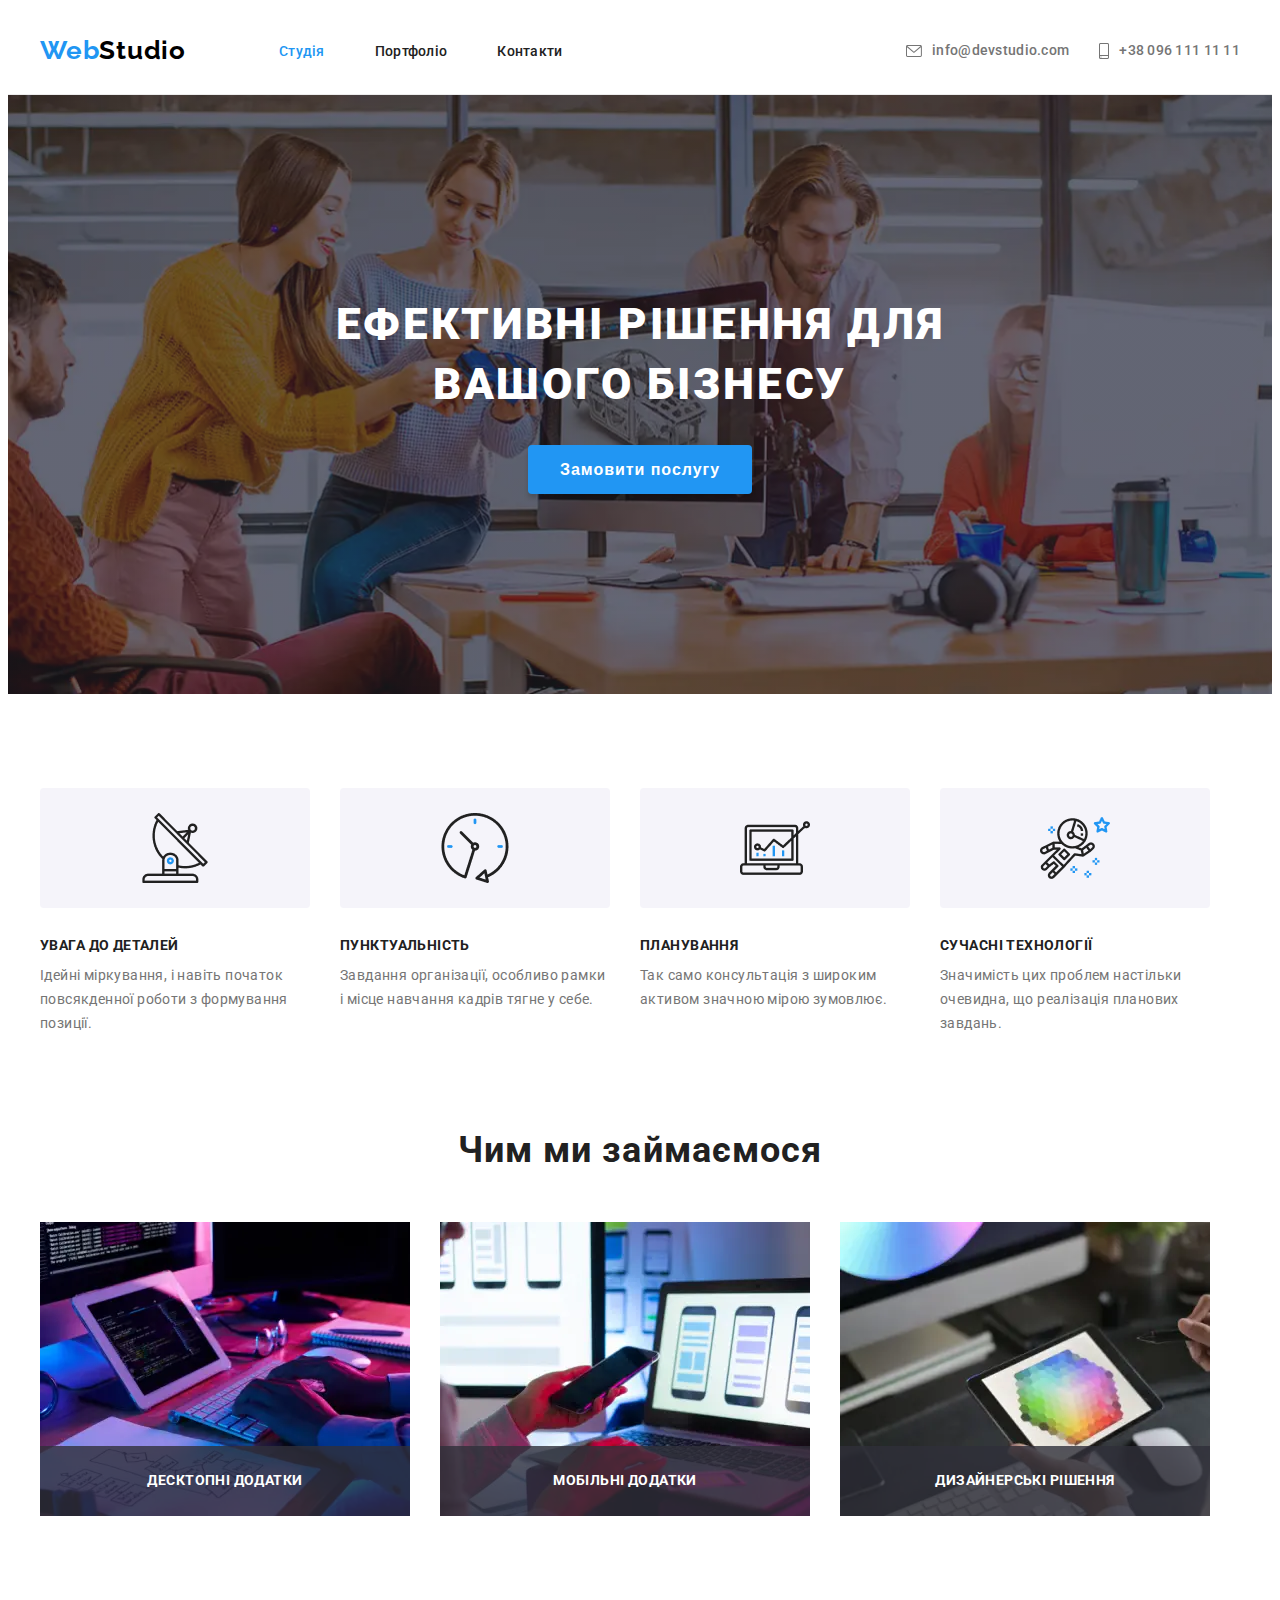
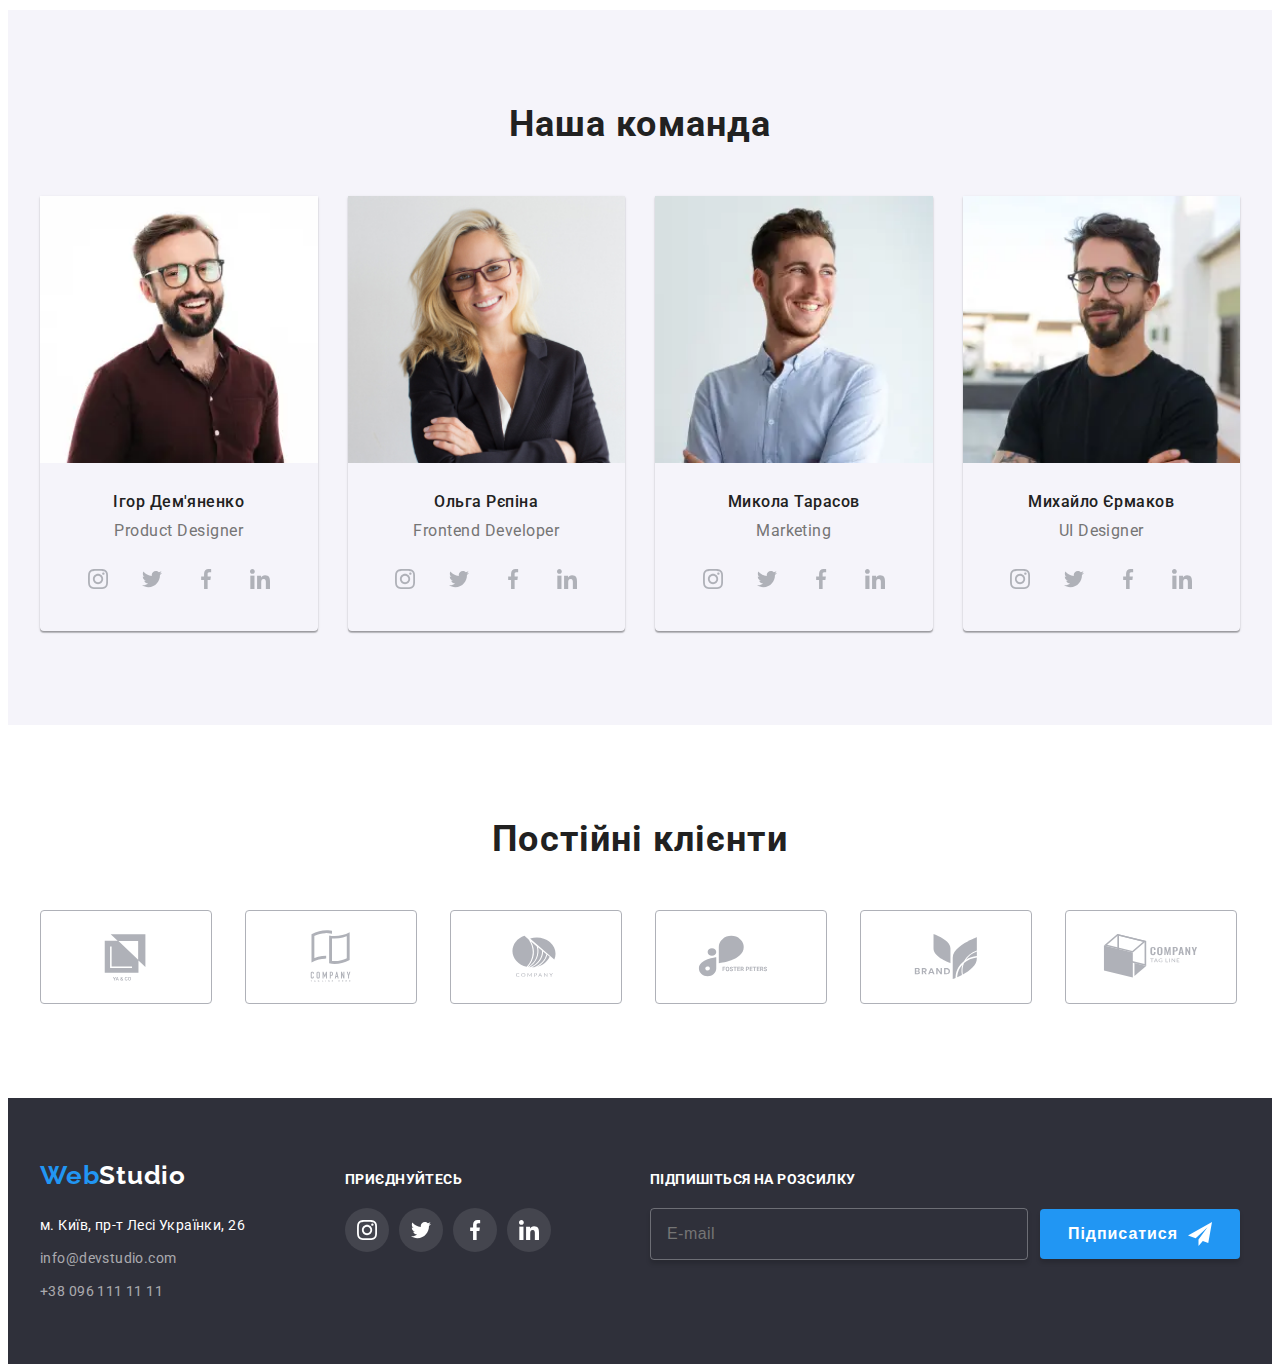
<file: index.html>
<!DOCTYPE html>
<html lang="en">
  <head>
    <meta charset="UTF-8" />
    <meta name="viewport" content="width=device-width, initial-scale=1.0" />
    <title>Document</title>
    <link
      rel="stylesheet"
      href="https://cdnjs.cloudflare.com/ajax/libs/modern-normalize/2.0.0/modern-normalize.min.css"
      integrity="sha512-4xo8blKMVCiXpTaLzQSLSw3KFOVPWhm/TRtuPVc4WG6kUgjH6J03IBuG7JZPkcWMxJ5huwaBpOpnwYElP/m6wg=="
      crossorigin="anonymous"
      referrerpolicy="no-referrer"
    />
    <link rel="preconnect" href="https://fonts.googleapis.com" />
    <link rel="preconnect" href="https://fonts.gstatic.com" crossorigin />
    <link
      href="https://fonts.googleapis.com/css2?family=Raleway:ital,wght@0,100..900;1,100..900&family=Roboto:ital,wght@0,100;0,300;0,400;0,500;0,700;0,900;1,100;1,300;1,400;1,500;1,700;1,900&display=swap"
      rel="stylesheet"
    />

    <link rel="stylesheet" href="./style/main.min.css" />
  </head>

  <body>
    <header class="header">
      <div class="container">
        <a href="./index.html" class="header__logo"
          ><span class="header__color">Web</span>Studio</a
        >
        <button type="button" class="hero__button" modal-header-open>
          <svg class="hero__menu">
            <use href="./img/symbol-defs.svg#menu"></use>
          </svg>
        </button>
        <nav class="nav">
          <ul class="nav__list">
            <li class="nav__item">
              <a href="./index.html" class="nav__link curent">Студія</a>
            </li>
            <li class="nav__item">
              <a href="./pages/portfolio.html" class="nav__link">Портфоліо</a>
            </li>
            <li class="nav__item">
              <a href="#" class="nav__link">Контакти</a>
            </li>
          </ul>
        </nav>
        <ul class="header__list">
          <li class="header__item">
            <a href="mailto:info@devstudio.com" class="header__link"
              ><svg class="header__icon">
                <use href="./img/symbol-defs.svg#icon-mail"></use></svg
              ><span class="header__cell">info@devstudio.com</span></a
            >
          </li>
          <li class="header__item">
            <a href="tel:+380961111111" class="header__link"
              ><svg class="header__icon">
                <use href="./img/symbol-defs.svg#icon-tel"></use>
              </svg>
              <span class="header__cell">+38 096 111 11 11</span></a
            >
          </li>
        </ul>
        <div class="menu is-hidden" header-modal>
          <button type="button" class="menu__btn" modal-header-close>
            <svg class="menu__close">
              <use href="./img/symbol-defs.svg#icon-close"></use>
            </svg>
          </button>
          <ul class="menu__list">
            <li class="menu__item">
              <a href="./index.html" class="menu__link">Студія</a>
            </li>
            <li class="menu__item">
              <a href="./pages/portfolio.html" class="menu__link">Портфоліо</a>
            </li>
            <li class="menu__item">
              <a href="#" class="menu__link">Контакти</a>
            </li>
          </ul>
          <ul class="menu__list-contact">
            <li class="menu__item-contact">
              <a href="tel:+380961111111" class="menu__link-contact"
                >+38 096 111 11 11</a
              >
            </li>
            <li class="menu__item-contact">
              <a href="mailto:info@devstudio.com" class="menu__link-contact"
                >info@devstudio.com</a
              >
            </li>
          </ul>
          <ul class="menu__list-socials">
            <li class="menu__item-social">
              <a href="#" class="menu__link-social">Instagram</a>
            </li>
            <li class="menu__item-social">
              <a href="#" class="menu__link-social">Twitter</a>
            </li>
            <li class="menu__item-social">
              <a href="#" class="menu__link-social">Facebook</a>
            </li>
            <li class="menu__item-social">
              <a href="#" class="menu__link-social">LinkedIn</a>
            </li>
          </ul>
        </div>
      </div>
    </header>
    <main>
      <section class="hero">
        <div class="container">
          <h1 class="hero__title">Ефективні рішення для вашого бізнесу</h1>
          <button type="button" class="hero__btn" data-modal-open>
            Замовити послугу
          </button>
        </div>
      </section>
      <section class="advant">
        <div class="container">
          <ul class="advant__list">
            <li class="advant__item">
              <div class="advant__box"></div>
              <h2 class="advant__title">УВАГА ДО ДЕТАЛЕЙ</h2>
              <p class="advant__text">
                Ідейні міркування, і навіть початок повсякденної роботи з
                формування позиції.
              </p>
            </li>
            <li class="advant__item">
              <div class="advant__box"></div>
              <h2 class="advant__title">ПУНКТУАЛЬНІСТЬ</h2>
              <p class="advant__text">
                Завдання організації, особливо рамки і місце навчання кадрів
                тягне у себе.
              </p>
            </li>
            <li class="advant__item">
              <div class="advant__box"></div>
              <h2 class="advant__title">ПЛАНУВАННЯ</h2>
              <p class="advant__text">
                Так само консультація з широким активом значною мірою зумовлює.
              </p>
            </li>
            <li class="advant__item">
              <div class="advant__box"></div>
              <h2 class="advant__title">СУЧАСНІ ТЕХНОЛОГІЇ</h2>
              <p class="advant__text">
                Значимість цих проблем настільки очевидна, що реалізація
                планових завдань.
              </p>
            </li>
          </ul>
        </div>
      </section>
      <section class="work">
        <div class="container">
          <h2 class="work__title">Чим ми займаємося</h2>
          <ul class="work__list">
            <li class="work__item">
              <picture>
                <source
                  srcset="
                    ./img/desktop/desktopdodat@1x.webp 1x,
                    ./img/desktop/desktopdodat@2x.webp 2x
                  "
                  media="(min-width: 1200px)"
                />
                <img src="./img/comp.jpg" alt="comp" class="work-images" />
              </picture>
              <div class="work__wrap">
                <h3 class="work__deck">Десктопні додатки</h3>
              </div>
            </li>
            <li class="work__item">
              <picture>
                <source
                  srcset="
                    ./img/desktop/mobiledodat@1x.webp 1x,
                    ./img/desktop/mobiledodat@2x.webp 2x
                  "
                  media="(min-width: 1200px)"
                />
                <img src="./img/tel.jpg" alt="tel" class="work__images" />
              </picture>
              <div class="work__wrap">
                <h3 class="work__deck">Мобільні додатки</h3>
              </div>
            </li>
            <li class="work__item">
              <picture>
                <source
                  srcset="
                    ./img/desktop/dizainedodat@1x.webp 1x,
                    ./img/desktop/dizainedodat@2x.webp 2x
                  "
                  media="(min-width: 1200px)"
                />
                <img src="./img/tablet.jpg" alt="tablet" class="work__images" />
              </picture>
              <div class="work__wrap">
                <h3 class="work__deck">Дизайнерські рішення</h3>
              </div>
            </li>
          </ul>
        </div>
      </section>
      <section class="team">
        <div class="container">
          <h2 class="team__title">Наша команда</h2>
          <ul class="team__list">
            <li class="team__item">
              <picture>
                <source
                  srcset="
                    ./img/desktop/igordesktop@1x.webp 1x,
                    ./img/desktop/igordesktop@2x.webp 2x
                  "
                  media="(min-width: 1200px)"
                />
                <source
                  srcset="
                    ./img/tablet/igortablet@1x.webp 1x,
                    ./img/tablet/igortablet@2x.webp 2x
                  "
                  media="(min-width: 768px)"
                />
                <source
                  srcset="
                    ./img/mobile/igormobile@1x.webp 1x,
                    ./img/mobile/igormobile@2x.webp 2x
                  "
                  media="(max-width: 767px)"
                />
                <img src="./img/igor.jpg" alt="igor" class="team__img" />
              </picture>
              <div class="team__wrap">
                <h3 class="team__name">Ігор Дем'яненко</h3>
                <p class="team__taxt">Product Designer</p>
                <ul class="team__items">
                  <li class="team__itm">
                    <a href="" class="team__link">
                      <svg class="team__icon">
                        <use href="./img/symbol-defs.svg#icon-instagram"></use>
                      </svg>
                    </a>
                  </li>
                  <li class="team__itm">
                    <a href="" class="team__link">
                      <svg class="team__icon">
                        <use href="./img/symbol-defs.svg#icon-twitter"></use>
                      </svg>
                    </a>
                  </li>
                  <li class="team__itm">
                    <a href="" class="team__link">
                      <svg class="team__icon">
                        <use href="./img/symbol-defs.svg#icon-facebook"></use>
                      </svg>
                    </a>
                  </li>
                  <li class="team__itm">
                    <a href="" class="team__link">
                      <svg class="team__icon">
                        <use href="./img/symbol-defs.svg#icon-linkedin"></use>
                      </svg>
                    </a>
                  </li>
                </ul>
              </div>
            </li>
            <li class="team__item">
              <picture>
                <source
                  srcset="
                    ./img/desktop/olgadesktop1x.webp 1x,
                    ./img/desktop/olgadesktop1x.webp 2x
                  "
                  media="(min-width: 1200px)"
                />
                <source
                  srcset="
                    ./img/tablet/olgatablet@1x.webp 1x,
                    ./img/tablet/olgatablet@2x.webp 2x
                  "
                  media="(min-width: 768px)"
                />
                <source
                  srcset="
                    ./img/mobile/olgamobile@1x.webp 1x,
                    ./img/mobile/olgamobile@2x.webp 2x
                  "
                  media="(max-width: 767px)"
                />
                <source />
                <img src="./img/olha.jpg" alt="olha" class="team__img" />
              </picture>
              <div class="team__wrap">
                <h3 class="team__name">Ольга Рєпіна</h3>
                <p class="team__taxt">Frontend Developer</p>
                <ul class="team__items">
                  <li class="team__itm">
                    <a href="" class="team__link">
                      <svg class="team__icon">
                        <use href="./img/symbol-defs.svg#icon-instagram"></use>
                      </svg>
                    </a>
                  </li>
                  <li class="team__itm">
                    <a href="" class="team__link">
                      <svg class="team__icon">
                        <use href="./img/symbol-defs.svg#icon-twitter"></use>
                      </svg>
                    </a>
                  </li>
                  <li class="team__itm">
                    <a href="" class="team__link">
                      <svg class="team__icon">
                        <use href="./img/symbol-defs.svg#icon-facebook"></use>
                      </svg>
                    </a>
                  </li>
                  <li class="team__itm">
                    <a href="" class="team__link">
                      <svg class="team__icon">
                        <use href="./img/symbol-defs.svg#icon-linkedin"></use>
                      </svg>
                    </a>
                  </li>
                </ul>
              </div>
            </li>
            <li class="team__item">
              <picture>
                <source
                  srcset="
                    ./img/desktop/mikoladesktop@1x.webp 1x,
                    ./img/desktop/mikoladesktop@2x.webp 2x
                  "
                  media="(min-width: 1200px)"
                />
                <source
                  srcset="
                    ./img/tablet/mikolatablet@1x.webp 1x,
                    ./img/tablet/mikolatablet@2x.webp 2x
                  "
                  media="(min-width: 768px)"
                />
                <source
                  srcset="
                    ./img/mobile/mikolamobile@1x.webp 1x,
                    ./img/mobile/mikolamobile@2x.webp 2x
                  "
                  media="(max-width: 767px)"
                />
                <img src="./img/mukola.jpg" alt="mukola" class="team__img" />
              </picture>
              <div class="team__wrap">
                <h3 class="team__name">Микола Тарасов</h3>
                <p class="team__taxt">Marketing</p>
                <ul class="team__items">
                  <li class="team__itm">
                    <a href="" class="team__link">
                      <svg class="team__icon">
                        <use href="./img/symbol-defs.svg#icon-instagram"></use>
                      </svg>
                    </a>
                  </li>
                  <li class="team__itm">
                    <a href="" class="team__link">
                      <svg class="team__icon">
                        <use href="./img/symbol-defs.svg#icon-twitter"></use>
                      </svg>
                    </a>
                  </li>
                  <li class="team__itm">
                    <a href="" class="team__link">
                      <svg class="team__icon">
                        <use href="./img/symbol-defs.svg#icon-facebook"></use>
                      </svg>
                    </a>
                  </li>
                  <li class="team__itm">
                    <a href="" class="team__link">
                      <svg class="team__icon">
                        <use href="./img/symbol-defs.svg#icon-linkedin"></use>
                      </svg>
                    </a>
                  </li>
                </ul>
              </div>
            </li>
            <li class="team__item">
              <picture>
                <source
                  srcset="
                    ./img/desktop/mihailodesktop@1x.webp 1x,
                    ./img/desktop/mihailodesktop@2x.webp 2x
                  "
                  media="(min-width: 1200px)"
                />
                <source
                  srcset="
                    ./img/tablet/mihailotablet@1x.webp 1x,
                    ./img/tablet/mihailotablet@2x.webp 2x
                  "
                  media="(min-width: 768px)"
                />
                <source
                  src="./img/mobile/mihailomobile@1x.webp 1x, ./img/mobile/mihailomobile@2x.webp 2x"
                  media="(max=width: 767px)"
                />
                <img src="./img/michael.jpg" alt="michael" class="team__img" />
              </picture>
              <div class="team__wrap">
                <h3 class="team__name">Михайло Єрмаков</h3>
                <p class="team__taxt">UI Designer</p>
                <ul class="team__items">
                  <li class="team__itm">
                    <a href="" class="team__link">
                      <svg class="team__icon">
                        <use href="./img/symbol-defs.svg#icon-instagram"></use>
                      </svg>
                    </a>
                  </li>
                  <li class="team__itm">
                    <a href="" class="team__link">
                      <svg class="team__icon">
                        <use href="./img/symbol-defs.svg#icon-twitter"></use>
                      </svg>
                    </a>
                  </li>
                  <li class="team__itm">
                    <a href="" class="team__link">
                      <svg class="team__icon">
                        <use href="./img/symbol-defs.svg#icon-facebook"></use>
                      </svg>
                    </a>
                  </li>
                  <li class="team__itm">
                    <a href="" class="team__link">
                      <svg class="team__icon">
                        <use href="./img/symbol-defs.svg#icon-linkedin"></use>
                      </svg>
                    </a>
                  </li>
                </ul>
              </div>
            </li>
          </ul>
        </div>
      </section>
      <section class="client">
        <div class="container">
          <h2 class="client__title">Постійні клієнти</h2>
          <ul class="client__list">
            <li class="client__item">
              <a href="" class="client__link">
                <svg class="client__icon">
                  <use href="./img/symbol-defs.svg#icon-yago"></use>
                </svg>
              </a>
            </li>
            <li class="client__item">
              <a href="" class="client__link">
                <svg class="client__icon">
                  <use href="./img/symbol-defs.svg#icon-company"></use>
                </svg>
              </a>
            </li>
            <li class="client__item">
              <a href="" class="client__link">
                <svg class="client__icon">
                  <use href="./img/symbol-defs.svg#icon-company1"></use>
                </svg>
              </a>
            </li>
            <li class="client__item">
              <a href="" class="client__link">
                <svg class="client__icon">
                  <use href="./img/symbol-defs.svg#icon-foster"></use>
                </svg>
              </a>
            </li>
            <li class="client__item">
              <a href="" class="client__link">
                <svg class="client__icon">
                  <use href="./img/symbol-defs.svg#icon-brand"></use>
                </svg>
              </a>
            </li>
            <li class="client__item">
              <a href="" class="client__link">
                <svg class="client__icon">
                  <use href="./img/symbol-defs.svg#icon-tag-line"></use>
                </svg>
              </a>
            </li>
          </ul>
        </div>
      </section>
    </main>
    <footer class="footer">
      <div class="container">
        <div class="footer__wrapper">
          <a href="./index.html" class="footer__logo"
            ><span class="footer__color">Web</span>Studio</a
          >
          <address class="footer__address">
            <a
              href="https://www.google.com/maps?sca_esv=b5919fffce7396f9&sca_upv=1&rlz=1C1CHZN_ruUA982UA982&output=search&q=%D0%BC.+%D0%9A%D0%B8%D1%97%D0%B2,+%D0%BF%D1%80-%D1%82+%D0%9B%D0%B5%D1%81%D1%96+%D0%A3%D0%BA%D1%80%D0%B0%D1%97%D0%BD%D0%BA%D0%B8,+26&source=lnms&fbs=[base64]&entry=mc&ved=1t:200715&ictx=111"
              target="_blank"
              class="footer__position"
              >м. Київ, пр-т Лесі Українки, 26</a
            >
            <ul class="footer__list">
              <li class="footer__item">
                <a href="mailto:info@devstudio.com" class="footer__link"
                  >info@devstudio.com</a
                >
              </li>
              <li class="footer__item">
                <a href="tel:+380961111111" class="footer__link"
                  >+38 096 111 11 11</a
                >
              </li>
            </ul>
          </address>
        </div>
        <div class="footer__box">
          <h2 class="footer__title">приєднуйтесь</h2>
          <ul class="footer__items">
            <li class="footer__itm">
              <a href="" class="footer__social">
                <svg class="footer__icon">
                  <use href="./img/symbol-defs.svg#icon-instagram"></use>
                </svg>
              </a>
            </li>
            <li class="footer__itm">
              <a href="" class="footer__social">
                <svg class="footer__icon">
                  <use href="./img/symbol-defs.svg#icon-twitter"></use>
                </svg>
              </a>
            </li>
            <li class="footer__itm">
              <a href="" class="footer__social">
                <svg class="footer__icon">
                  <use href="./img/symbol-defs.svg#icon-facebook"></use>
                </svg>
              </a>
            </li>
            <li class="footer__itm">
              <a href="" class="footer__social">
                <svg class="footer__icon">
                  <use href="./img/symbol-defs.svg#icon-linkedin"></use>
                </svg>
              </a>
            </li>
          </ul>
        </div>
        <div class="footer__block">
          <b class="footer__subscribe">Підпишіться на розсилку</b>
          <form class="footer__form">
            <input type="email" placeholder="E-mail" class="footer__input" />
            <button type="submit" class="footer__btn">
              Підписатися
              <svg class="footer__plane">
                <use href="./img/symbol-defs.svg#icon-plane"></use>
              </svg>
            </button>
          </form>
        </div>
      </div>
    </footer>
    <div class="backdrop is-hidden" data-modal>
      <div class="modal">
        <h2 class="modal__title">Залиште свої дані, ми вам передзвонимо</h2>
        <form class="modal__form">
          <div class="modal__box">
            <label class="modal__label" for="name"
              >Ім'я
              <input type="text" class="modal__input" id="name" required />
              <svg class="modal__icon">
                <use href="./img/symbol-defs.svg#icon-person"></use>
              </svg>
            </label>
          </div>
          <div class="modal__box">
            <label class="modal__label" for="tel"
              >Телефон
              <input
                type="tel"
                class="modal__input"
                id="tel"
                required
                pattern="^(\+?38)?0\d{9}$"
                placeholder="+380501234567"
              />

              <svg class="modal__icon">
                <use href="./img/symbol-defs.svg#icon-phone"></use>
              </svg>
            </label>
          </div>
          <div class="modal__box">
            <label class="modal__label" for="post"
              >Пошта
              <input type="email" class="modal__input" id="post" required />

              <svg class="modal__icon">
                <use href="./img/symbol-defs.svg#icon-email"></use>
              </svg>
            </label>
          </div>
          <label class="modal__label" for="coment"
            >Коментар
            <textarea
              name="feedback"
              placeholder="Введіть текст"
              class="modal__coment"
              id="coment"
              required
            ></textarea>
          </label>
          <div class="modal__wrap">
            <label class="modal__checked" for="check">
              <input type="checkbox" class="modal__check" id="check" required
            /></label>
            <span class="modal__span"
              >Погоджуюся з розсилкою та приймаю<a href="/" class="modal__link">
                Умови договору</a
              ></span
            >
          </div>
          <button type="submit" class="modal__btn">Відправити</button>
          <button type="button" class="btn__close" data-modal-close>
            <svg class="form__close">
              <use href="./img/symbol-defs.svg#icon-close"></use>
            </svg>
          </button>
        </form>
      </div>
    </div>
    <script src="./js/modal.js"></script>
    <script src="./js/modal-header.js"></script>
  </body>
</html>
</file>
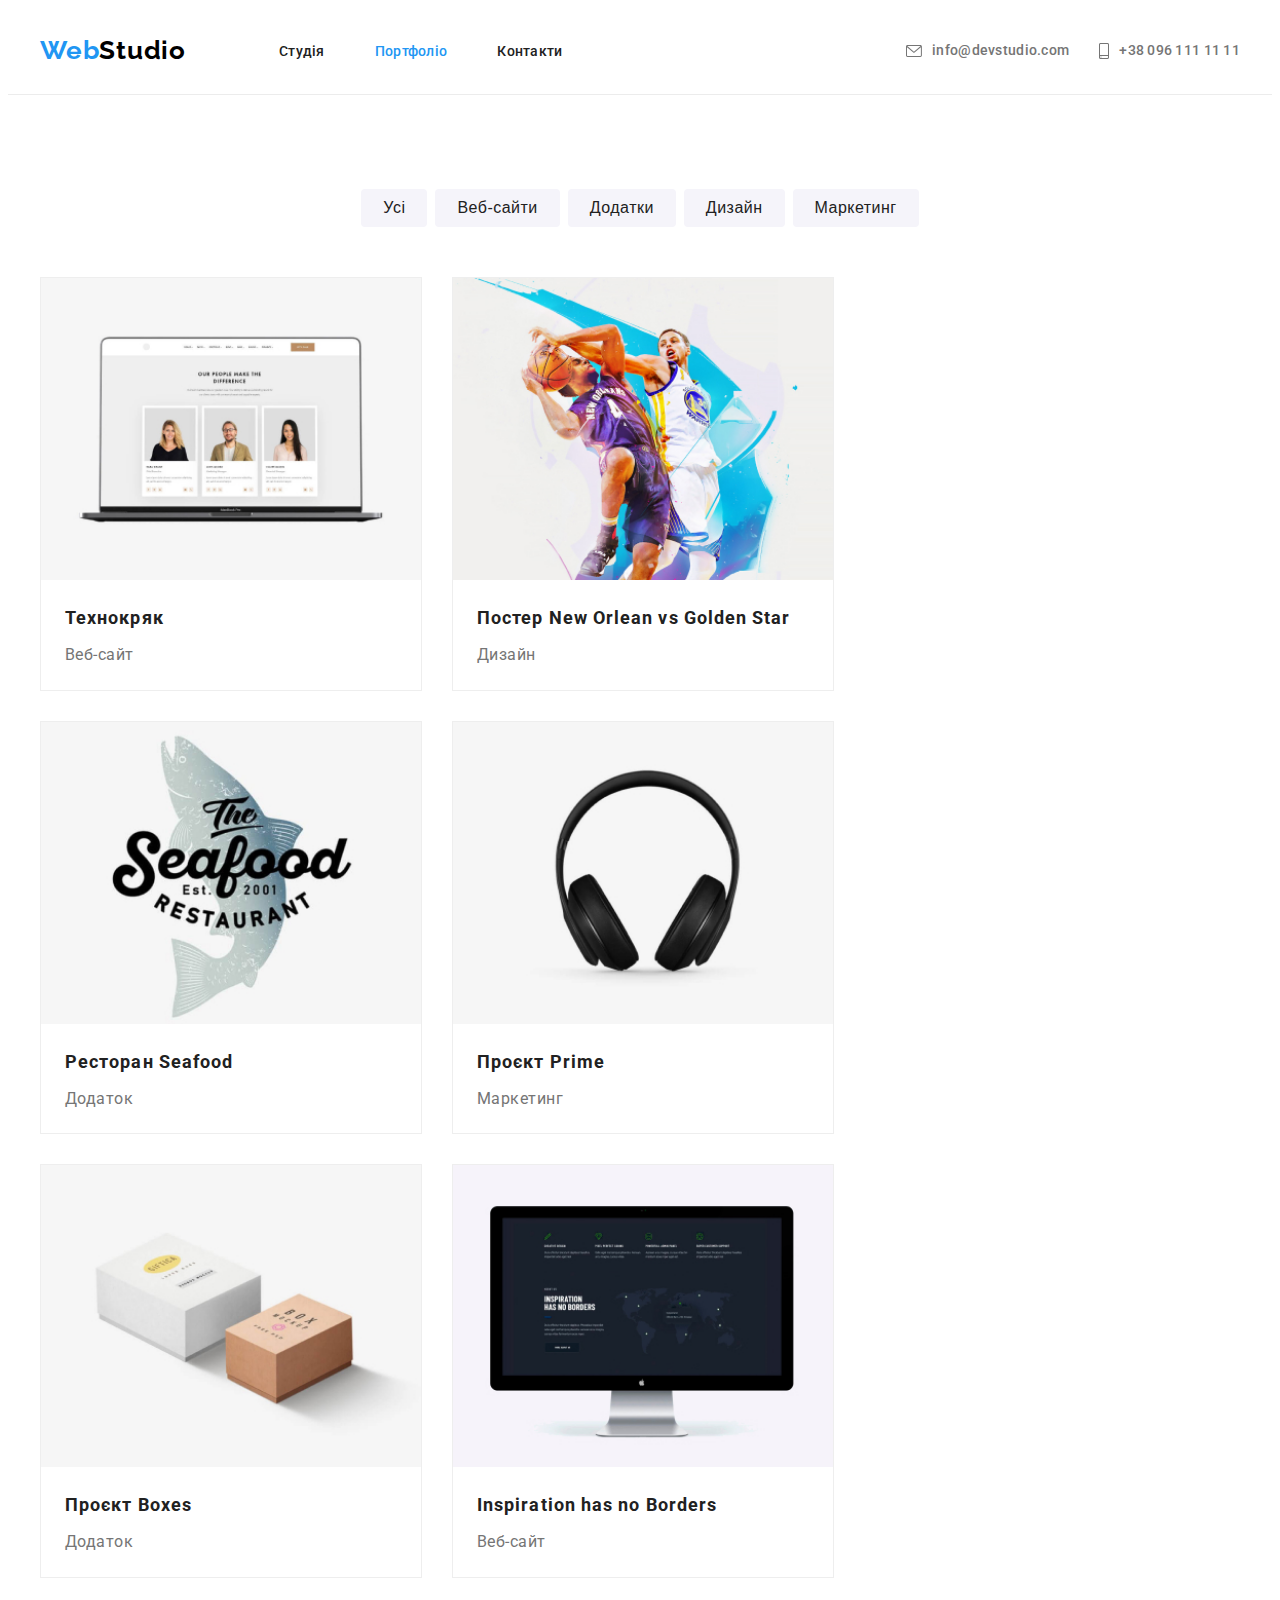
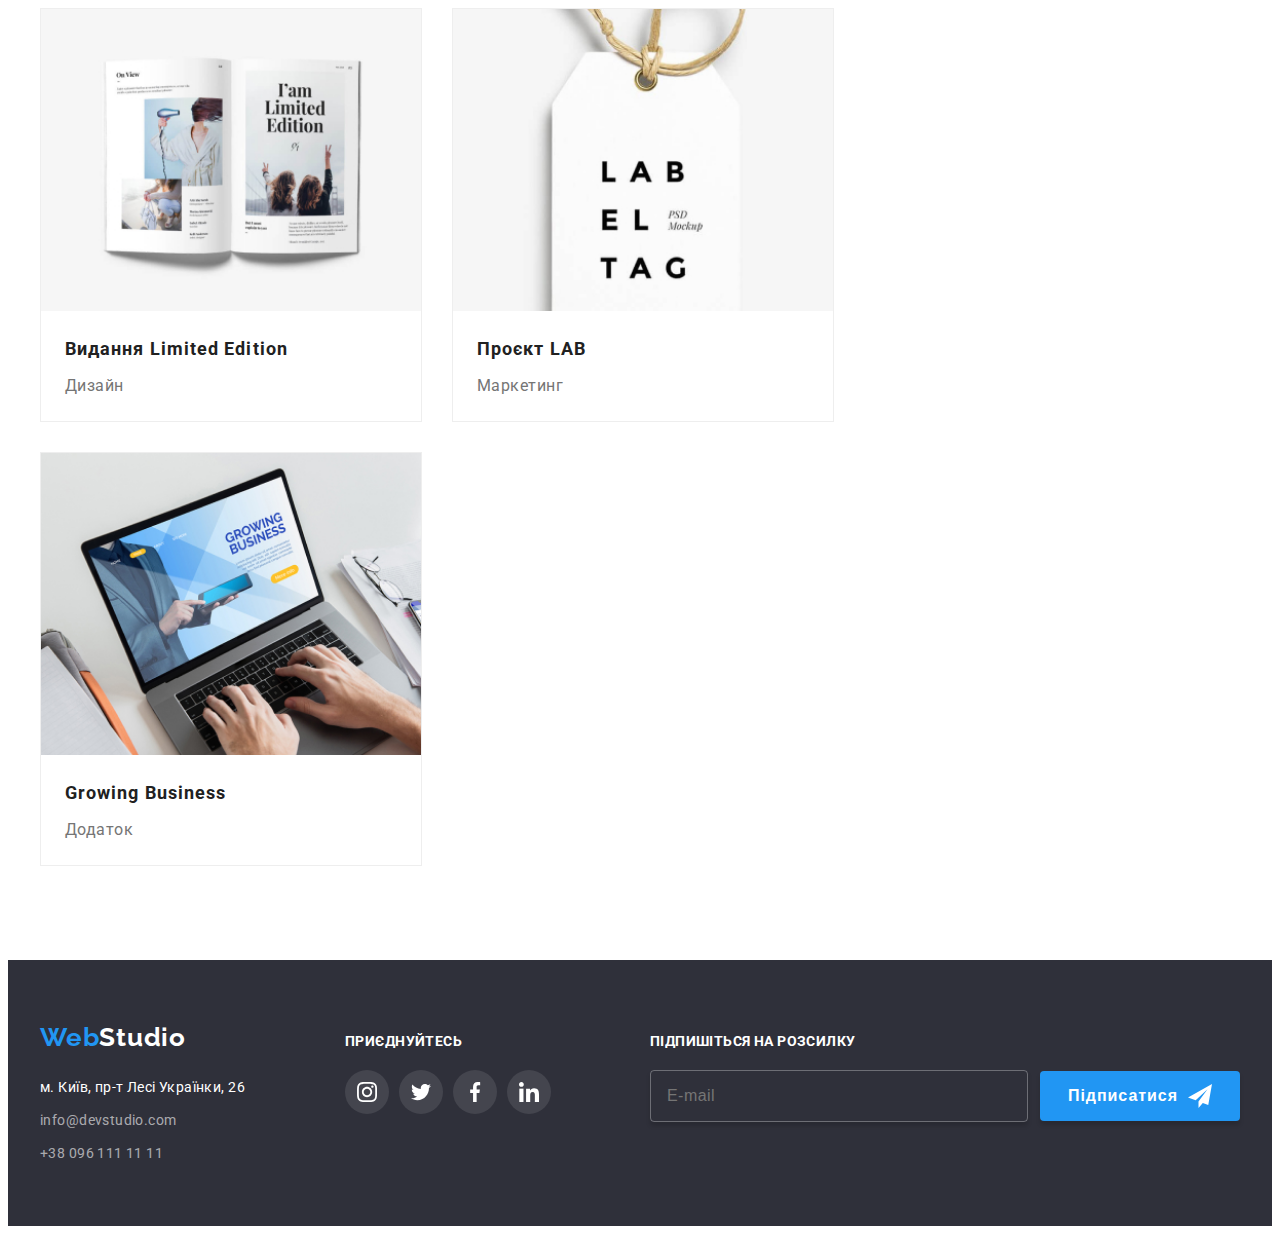
<file: pages/portfolio.html>
<!DOCTYPE html>
<html lang="en">
<head>
    <meta charset="UTF-8">
    <meta name="viewport" content="width=device-width, initial-scale=1.0">
    <title>Document</title>
     <link
      rel="stylesheet"
      href="https://cdnjs.cloudflare.com/ajax/libs/modern-normalize/2.0.0/modern-normalize.min.css"
      integrity="sha512-4xo8blKMVCiXpTaLzQSLSw3KFOVPWhm/TRtuPVc4WG6kUgjH6J03IBuG7JZPkcWMxJ5huwaBpOpnwYElP/m6wg=="
      crossorigin="anonymous"
      referrerpolicy="no-referrer" />
    <link rel="preconnect" href="https://fonts.googleapis.com" />
    <link rel="preconnect" href="https://fonts.gstatic.com" crossorigin />
    <link
      href="https://fonts.googleapis.com/css2?family=Raleway:ital,wght@0,100..900;1,100..900&family=Roboto:ital,wght@0,100;0,300;0,400;0,500;0,700;0,900;1,100;1,300;1,400;1,500;1,700;1,900&display=swap"
      rel="stylesheet" />
   
    <link rel="stylesheet" href="../style/main.min.css" />

</head>
<body>
     <header class="header">
      <div class="container">
        <a href="../index.html" class="header__logo"
          ><span class="header__color">Web</span>Studio</a
        >
        <button type="button" class="hero__button" modal-header-open>
          <svg class="hero__menu">
          <use href="../img/symbol-defs.svg#menu"></use>
          </svg>
          </button>
        <nav class="header__nav">
          <ul class="nav__list">
            <li class="nav__item">
              <a href="../index.html" class="nav__link">Студія</a>
            </li>
            <li class="nav__item">
              <a href="../pages/portfolio.html" class="nav__link curent">Портфоліо</a>
            </li>
            <li class="nav__item"><a href="#" class="nav__link">Контакти</a></li>
          </ul>
        </nav>
         <ul class="header__list">
          <li class="header__item">
            <a href="mailto:info@devstudio.com" class="header__link"
              ><svg class="header__icon"><use href="../img/symbol-defs.svg#icon-mail"></use></svg><span class="header__cell">info@devstudio.com</span></a
            >
          </li>
          <li class="header__item">
            <a href="tel:+380961111111" class="header__link"
              ><svg class="header__icon"><use href="../img/symbol-defs.svg#icon-tel"></use></svg><span class="header__cell">+38 096 111 11 11</span></a
            >
          </li>
        </ul>
        <div class="menu is-hidden" header-modal>
          <button type="button" class="menu__btn" modal-header-close><svg class="menu__close">
            <use href="../img/symbol-defs.svg#icon-close"></use>
          </svg></button>
          <ul class="menu__list">
            <li class="menu__item"><a href="../index.html" class="menu__link">Студія</a></li>
            <li class="menu__item"><a href="../pages/portfolio.html" class="menu__link">Портфоліо</a></li>
            <li class="menu__item"><a href="#" class="menu__link">Контакти</a></li>
          </ul>
          <ul class="menu__list-contact">
            <li class="menu__item-contact"><a href="tel:+380961111111" class="menu__link-contact">+38 096 111 11 11</a></li>
            <li class="menu__item-contact"><a href="mailto:info@devstudio.com" class="menu__link-contact">info@devstudio.com</a></li>
          </ul>
          <ul class="menu__list-socials">
            <li class="menu__item-social"><a href="#" class="menu__link-social">Instagram</a></li>
            <li class="menu__item-social"><a href="#" class="menu__link-social">Twitter</a></li>
            <li class="menu__item-social"><a href="#" class="menu__link-social">Facebook</a></li>
            <li class="menu__item-social"><a href="#" class="menu__link-social">LinkedIn</a></li>
          </ul>
        </div>
      </div>
    </header>

    <main>
        <section class="card">
            <div class="container">
            <ul class="button__list">
                <li class="button__item"><button type="button" class="button__btn">Усі</button></li>
                <li class="button__item"><button type="button" class="button__btn">Веб-сайти</button></li>
                <li class="button__item"><button type="button" class="button__btn">Додатки</button></li>
                <li class="button__item"><button type="button" class="button__btn">Дизайн</button></li>
                <li class="button__item"><button type="button" class="button__btn">Маркетинг</button></li>
            </ul>
            <ul class="card__list">
                <li class="card__item">
                  <div class="card__box">
                    <img src="../img/texno.jpg" alt="texno" class="card__img">
                    <p class="card__desk">Ресурс пропонує комплексні пропозиції з різним рівнем функціоналу та сервісів. Все це дозволить відвідувачу отримати вичерпні відомості про компанію чи приватну особу.</p>
                    </div>
                    <div class="card__wrap">
                        <h2 class="card__title">Технокряк</h2>
                        <p class="card__text">Веб-сайт</p>
                    </div>
                </li>
                <li class="card__item">
                  <div class="card__box">
                    <img src="../img/star.jpg" alt="star" class="card__img">
                    <p class="card__desk">Ресурс пропонує комплексні пропозиції з різним рівнем функціоналу та сервісів. Все це дозволить відвідувачу отримати вичерпні відомості про компанію чи приватну особу.</p>
                    </div>
                    <div class="card__wrap">
                        <h2 class="card__title">Постер New Orlean vs Golden Star</h2>
                        <p class="card__text">Дизайн</p>
                    </div>
                </li>
                <li class="card__item">
                  <div class="card__box">
                    <img src="../img/seafood.jpg" alt="seafood" class="card__img">
                    <p class="card__desk">Ресурс пропонує комплексні пропозиції з різним рівнем функціоналу та сервісів. Все це дозволить відвідувачу отримати вичерпні відомості про компанію чи приватну особу.</p>
                    </div>
                    <div class="card__wrap">
                        <h2 class="card__title">Ресторан Seafood</h2>
                        <p class="card__text">Додаток</p>
                    </div>
                </li>
                <li class="card__item">
                  <div class="card__box">
                    <img src="../img/prime.jpg" alt="prime" class="card__img">
                    <p class="card__desk">Ресурс пропонує комплексні пропозиції з різним рівнем функціоналу та сервісів. Все це дозволить відвідувачу отримати вичерпні відомості про компанію чи приватну особу.</p>
                    </div>
                    <div class="card__wrap">
                        <h2 class="card__title">Проєкт Prime</h2>
                        <p class="card__text">Маркетинг</p>
                    </div>
                </li>
                <li class="card__item">
                  <div class="card__box">
                    <img src="../img/boxes.jpg" alt="boxes" class="card__img">
                    <p class="card__desk">Ресурс пропонує комплексні пропозиції з різним рівнем функціоналу та сервісів. Все це дозволить відвідувачу отримати вичерпні відомості про компанію чи приватну особу.</p>
                    </div>
                    <div class="card__wrap">
                        <h2 class="card__title">Проєкт Boxes</h2>
                        <p class="card__text">Додаток</p>
                    </div>
                </li>
                <li class="card__item">
                  <div class="card__box">
                    <img src="../img/borders.jpg" alt="borders" class="card__img">
                    <p class="card__desk">Ресурс пропонує комплексні пропозиції з різним рівнем функціоналу та сервісів. Все це дозволить відвідувачу отримати вичерпні відомості про компанію чи приватну особу.</p>
                    </div>
                    <div class="card__wrap">
                        <h2 class="card__title">Inspiration has no Borders</h2>
                        <p class="card__text">Веб-сайт</p>
                    </div>
                </li>
                <li class="card__item">
                  <div class="card__box">
                    <img src="../img/edition.jpg" alt="edstion" class="card__img">
                    <p class="card__desk">Ресурс пропонує комплексні пропозиції з різним рівнем функціоналу та сервісів. Все це дозволить відвідувачу отримати вичерпні відомості про компанію чи приватну особу.</p>
                    </div>
                    <div class="card__wrap">
                        <h2 class="card__title">Видання Limited Edition</h2>
                        <p class="card__text">Дизайн</p>
                    </div>
                </li>
                <li class="card__item">
                  <div class="card__box">
                    <img src="../img/lab.jpg" alt="lab" class="card__img">
                    <p class="card__desk">Ресурс пропонує комплексні пропозиції з різним рівнем функціоналу та сервісів. Все це дозволить відвідувачу отримати вичерпні відомості про компанію чи приватну особу.</p>
                    </div>
                    <div class="card__wrap">
                        <h2 class="card__title">Проєкт LAB</h2>
                        <p class="card__text">Маркетинг</p>
                    </div>
                </li>
                <li class="card__item">
                  <div class="card__box">
                    <img src="../img/busines.jpg" alt="busines" class="card__img">
                    <p class="card__desk">Ресурс пропонує комплексні пропозиції з різним рівнем функціоналу та сервісів. Все це дозволить відвідувачу отримати вичерпні відомості про компанію чи приватну особу.</p>
                    </div>
                    <div class="card__wrap">
                        <h2 class="card__title">Growing Business</h2>
                        <p class="card__text">Додаток</p>
                    </div>
                </li>
            </ul>
    </div>
        </section>
    </main>

     <footer class="footer">
      <div class="container">
        <div class="footer__wrapper">
          <a href="../index.html" class="footer__logo"
            ><span class="footer__color">Web</span>Studio</a
          >
          <address class="footer__address">
            <a
              href="https://www.google.com/maps?sca_esv=b5919fffce7396f9&sca_upv=1&rlz=1C1CHZN_ruUA982UA982&output=search&q=%D0%BC.+%D0%9A%D0%B8%D1%97%D0%B2,+%D0%BF%D1%80-%D1%82+%D0%9B%D0%B5%D1%81%D1%96+%D0%A3%D0%BA%D1%80%D0%B0%D1%97%D0%BD%D0%BA%D0%B8,+26&source=lnms&fbs=[base64]&entry=mc&ved=1t:200715&ictx=111"
              target="_blank"
              class="footer__position"
              >м. Київ, пр-т Лесі Українки, 26</a
            >
            <ul class="footer__list">
              <li class="footer__item">
                <a href="mailto:info@devstudio.com" class="footer__link"
                  >info@devstudio.com</a
                >
              </li>
              <li class="footer__item">
                <a href="tel:+380961111111" class="footer__link"
                  >+38 096 111 11 11</a
                >
              </li>
            </ul>
          </address>
        </div>
        <div class="footer__box">
          <h2 class="footer__title">приєднуйтесь</h2>
          <ul class="footer__items">
            <li class="footer__itm">
              <a href="" class="footer__social">
                <svg class="footer__icon">
                  <use href="../img/symbol-defs.svg#icon-instagram"></use>
                </svg>
              </a>
            </li>
            <li class="footer__itm">
              <a href="" class="footer__social">
                <svg class="footer__icon">
                  <use href="../img/symbol-defs.svg#icon-twitter"></use>
                </svg>
              </a>
            </li>
            <li class="footer__itm">
              <a href="" class="footer__social">
                <svg class="footer__icon">
                  <use href="../img/symbol-defs.svg#icon-facebook"></use>
                </svg>
              </a>
            </li>
            <li class="footer__itm">
              <a href="" class="footer__social">
                <svg class="footer__icon">
                  <use href="../img/symbol-defs.svg#icon-linkedin"></use>
                </svg>
              </a>
            </li>
          </ul>
        </div>
        <div class="footer__block">
          <b class="footer__subscribe">Підпишіться на розсилку</b>
          <form class="footer__form">
            <input type="email" placeholder="E-mail" class="footer__input" />
            <button type="submit" class="footer__btn">
              Підписатися
              <svg class="footer__plane">
                <use href="../img/symbol-defs.svg#icon-plane"></use>
              </svg>
            </button>
          </form>
        </div>
      </div>
    </footer>
    <script src="../js/modal-header.js"></script>
</body>
</html>
</file>
<file: style/main.min.css>
body{font-family:"Roboto"}.container{max-width:1200px;margin:0 auto;padding:0 15px}@media screen and (min-width: 480px){.container{width:480px}}@media screen and (min-width: 768px){.container{width:768px}}@media screen and (min-width: 1200px){.container{width:1200px}}ul{list-style:none;margin:0;padding:0}a{text-decoration:none}img{display:block;width:100%;height:auto;max-width:100%}h1,h2,h3,p{margin:0}button{cursor:pointer}.header{padding-top:10px;padding-bottom:10px;border-bottom:1px solid #ececec}@media screen and (min-width: 480px){.header{padding-top:10px;padding-bottom:10px}}@media screen and (min-width: 768px){.header{padding-top:21px;padding-bottom:21px}}@media screen and (min-width: 1200px){.header{padding-top:25px;padding-bottom:25px}}.header>.container{display:flex;align-items:center}.header__logo{color:#000;font-family:"Raleway";font-size:24px;font-weight:700;line-height:1.38;letter-spacing:.72px}@media screen and (min-width: 768px){.header__logo{margin-right:88px}}@media screen and (min-width: 1200px){.header__logo{font-size:26px;letter-spacing:.78px;margin-right:93px}}.header__color{color:#2196f3}.header__list{display:none;margin-left:auto}@media screen and (min-width: 480px){.header__list{display:none}}@media screen and (min-width: 768px){.header__list{display:flex;gap:10px;flex-direction:column}}@media screen and (min-width: 1200px){.header__list{gap:30px;flex-direction:row}}.header__item:nth-child(2) .header__icon{width:10px;height:16px}.header__link{display:flex;align-items:center;gap:10px}.header__link:hover .header__cell,.header__link:focus .header__cell{color:#2196f3}.header__link:hover .header__icon,.header__link:focus .header__icon{fill:#2196f3}.header__cell{color:#757575;font-size:12px;font-weight:500;line-height:1.14;letter-spacing:.24px;transition:color 250ms cubic-bezier(0.4, 0, 0.2, 1)}@media screen and (min-width: 1200px){.header__cell{font-size:14px;letter-spacing:.28px}}.header__icon{width:16px;height:12px;fill:#757575;transition:fill 250ms cubic-bezier(0.4, 0, 0.2, 1)}.nav__list{display:none}@media screen and (min-width: 480px){.nav__list{display:none}}@media screen and (min-width: 768px){.nav__list{display:flex;gap:50px}}.nav__item{position:relative}.nav__link{color:#212121;font-size:14px;font-weight:500;line-height:1.14;letter-spacing:.28px;transition:color 250ms cubic-bezier(0.4, 0, 0.2, 1)}.nav__link:hover,.nav__link:focus{color:#2196f3}.curent{color:#2196f3}.curent::after{content:"";display:block;opacity:0;border-radius:2px;background-color:#2196f3;width:100%;height:4px;position:absolute;top:49px;left:0;transition:550ms cubic-bezier(0.4, 0, 0.2, 1);transform:scale(0)}.curent:hover::after{opacity:1;transform:scale(1)}.hero__button{background:none;border:rgba(0,0,0,0);margin-left:auto}@media screen and (min-width: 768px){.hero__button{display:none}}.hero__menu{width:40px;height:40px;fill:#000}.menu{position:fixed;top:0px;left:0px;width:100vw;height:100vh;background:#fff;box-shadow:0px 4px 8px 0px rgba(0,0,0,.04),0px 2px 4px 0px rgba(0,0,0,.08),0px 1px 3px 0px rgba(0,0,0,.16);opacity:1;padding-top:48px;padding-bottom:48px;padding-left:40px;z-index:3}.is-hidden{pointer-events:none;opacity:0}.menu__btn{border:none;background:rgba(0,0,0,0);position:absolute;top:10px;right:15px}.menu__close{width:40px;height:40px}.menu__close:hover{fill:#2196f3}.menu__list{display:flex;flex-direction:column;gap:35px}.menu__link{color:#212121;font-size:40px;font-weight:500;line-height:normal;letter-spacing:.8px}.menu__link:hover{color:#2196f3}.menu__list-contact{display:flex;flex-direction:column;gap:32px;margin-bottom:64px;margin-top:188px}.menu__item-contact:first-child .menu__link-contact{color:#2196f3;font-size:34px;font-weight:500;line-height:1.17;letter-spacing:.68px}.menu__link-contact{color:#757575;font-size:24px;font-weight:500;line-height:1.16;letter-spacing:.48px}.menu__list-socials{display:flex}.menu__item-social:not(:last-child){margin-right:10px;display:flex}.menu__item-social:not(:last-child)::after{content:"";width:1px;height:22px;background:rgba(33,33,33,.2);display:block;margin-left:10px}.menu__link-social{color:#2196f3;font-family:Roboto;font-size:18px;font-style:normal;font-weight:500;line-height:22px;letter-spacing:.36px}.hero{padding-top:118px;padding-bottom:118px;background-image:linear-gradient(rgba(47, 48, 58, 0.4), rgba(47, 48, 58, 0.4)),url(../img/hero.webp);background-position:center;background-repeat:no-repeat;background-size:cover;text-align:center;overflow:hidden}@media screen and (min-width: 1200px){.hero{padding-top:200px;padding-bottom:200px}}.hero__title{color:#fff;text-align:center;font-size:26px;font-weight:900;line-height:1.61;letter-spacing:1.56px;text-transform:uppercase;width:100%;margin-left:auto;margin-right:auto;margin-bottom:30px;animation-name:key-title;animation-duration:1s}@media screen and (min-width: 480px){.hero__title{width:360px}}@media screen and (min-width: 1200px){.hero__title{font-size:44px;line-height:1.36;letter-spacing:2.64px;width:696px}}@keyframes key-title{0%{transform:translateX(-1000px)}100%{transform:translateX(0)}}.hero__btn{color:#fff;text-align:center;font-size:16px;font-weight:700;line-height:1.87;letter-spacing:.96px;background-color:#2196f3;padding:10px 24px;border:none;border-radius:4px;box-shadow:0px 4px 4px 0px rgba(0,0,0,.15);animation-name:key-button;animation-duration:1.4s}@media screen and (min-width: 1200px){.hero__btn{padding:10px 32px}}@keyframes key-button{0%{transform:translateX(-1000px)}100%{transform:translateX(0)}}.advant{padding-top:60px;padding-bottom:60px}@media screen and (min-width: 1200px){.advant{padding-top:94px;padding-bottom:0}}.advant__list{flex-direction:column;display:flex;gap:30px}@media screen and (min-width: 768px){.advant__list{flex-direction:row;flex-wrap:wrap}}.advant__item::before{content:"";margin-bottom:30px;display:block;width:100%;height:120px;border-radius:4px;background-color:#f5f4fa;background-position:center;background-repeat:no-repeat}@media screen and (min-width: 480px){.advant__item::before{width:450px}}@media screen and (min-width: 768px){.advant__item::before{width:354px}}@media screen and (min-width: 1200px){.advant__item::before{width:270px}}.advant__item:first-child::before{background-image:url(../img/antenna.png)}.advant__item:nth-child(2)::before{background-image:url(../img/clock.png)}.advant__item:nth-child(3)::before{background-image:url(../img/diagram.png)}.advant__item:last-child::before{background-image:url(../img/astronaut.png)}.advant__title{color:#212121;font-size:14px;text-align:center;font-weight:700;line-height:1.14;letter-spacing:.42px;text-transform:uppercase;margin-bottom:10px}@media screen and (min-width: 768px){.advant__title{text-align:start}}.advant__text{color:#757575;font-size:14px;font-weight:400;line-height:1.71;letter-spacing:.4px}@media screen and (min-width: 480px){.advant__text{width:450px}}@media screen and (min-width: 768px){.advant__text{width:354px}}@media screen and (min-width: 1200px){.advant__text{width:270px}}.work{padding-top:94px;padding-bottom:94px;text-align:center;display:none}@media screen and (min-width: 1200px){.work{display:block}}.work__title{color:#212121;text-align:center;font-size:36px;font-weight:700;line-height:1.16;letter-spacing:1.08px;margin-bottom:50px}.work__list{display:flex;gap:30px}.work__item{position:relative}.work__wrap{padding-top:27px;padding-bottom:27px;background-color:rgba(47,48,58,.8);position:absolute;bottom:0;left:0;width:100%}.work__deck{color:#fff;text-align:center;font-size:14px;font-weight:700;line-height:1.14;letter-spacing:.42px;text-transform:uppercase}.team{padding-top:60px;padding-bottom:60px;text-align:center;background-color:#f5f4fa}@media screen and (min-width: 1200px){.team{padding-top:94px;padding-bottom:94px}}.team__title{color:#212121;text-align:center;font-size:28px;font-weight:700;line-height:1.16;letter-spacing:.84px;margin-bottom:30px}@media screen and (min-width: 1200px){.team__title{font-size:36px;letter-spacing:1.08px;margin-bottom:50px}}.team__list{display:flex;gap:30px;flex-direction:column}@media screen and (min-width: 768px){.team__list{flex-direction:row;flex-wrap:wrap}}@media screen and (min-width: 1200px){.team__list{flex-wrap:nowrap}}.team__item{flex-basis:100%;border-radius:0px 0px 4px 4px;box-shadow:0px 1px 3px 0px rgba(0,0,0,.12),0px 1px 1px 0px rgba(0,0,0,.14),0px 2px 1px 0px rgba(0,0,0,.2)}@media screen and (min-width: 768px){.team__item{flex-basis:calc((100% - 30px)/2)}}@media screen and (min-width: 1200px){.team__item{flex-basis:calc((100% - 90px)/4)}}.team__img{width:100%}.team__wrap{padding-top:30px;padding-bottom:30px}.team__name{color:#212121;text-align:center;font-size:16px;font-weight:500;line-height:1.18;letter-spacing:.48px;margin-bottom:10px}.team__taxt{color:#757575;text-align:center;font-size:16px;font-weight:400;line-height:1.18;letter-spacing:.48px;margin-bottom:16px}.team__items{display:flex;justify-content:center;gap:10px}.team__link{padding:12px 12px;border-radius:50%;display:flex;justify-content:center;align-items:center;transition-property:background-color;transition-duration:250ms;transition-timing-function:cubic-bezier(0.4, 0, 0.2, 1)}.team__link:hover,.team__link:focus{border:none;background-color:#2196f3;outline:0px solid #2196f3}.team__link:hover .team__icon,.team__link:focus .team__icon{fill:#fff}.team__icon{width:20px;height:20px;fill:#afb1b8;transition-property:fill;transition-duration:250ms;transition-timing-function:cubic-bezier(0.4, 0, 0.2, 1)}.client{padding-top:60px;padding-bottom:60px;text-align:center}@media screen and (min-width: 1200px){.client{padding-top:94px;padding-bottom:94px}}.client__title{color:#212121;text-align:center;font-size:28px;font-weight:700;line-height:1.16;letter-spacing:.84px;margin-bottom:30px}@media screen and (min-width: 1200px){.client__title{font-size:36px;letter-spacing:1.08px;margin-bottom:50px}}.client__list{flex-wrap:wrap;display:flex;gap:30px;justify-content:center}@media screen and (min-width: 480px){.client__list{flex-wrap:wrap}}@media screen and (min-width: 1200px){.client__list{justify-content:space-between}}.client__item{flex-basis:calc((100% - 30px)/2)}@media screen and (min-width: 768px){.client__item{flex-basis:calc((100% - 60px)/3)}}@media screen and (min-width: 1200px){.client__item{flex-basis:calc((100% - 150px)/6)}}.client__item:hover .client__link{border-color:#2196f3}.client__item:hover .client__icon{fill:#2196f3}.client__link{border-radius:4px;height:92px;width:100%;border:1px solid #afb1b8;display:flex;justify-content:center;align-items:center;transition-property:border-color;transition-duration:250ms;transition-timing-function:cubic-bezier(0.4, 0, 0.2, 1)}@media screen and (min-width: 768px){.client__link{width:226px}}@media screen and (min-width: 1200px){.client__link{width:170px}}.client__icon{width:106px;height:60px;fill:#afb1b8;transition-property:fill;transition-duration:250ms;transition-timing-function:cubic-bezier(0.4, 0, 0.2, 1)}.footer{padding-top:60px;padding-bottom:60px;background-color:#2f303a}.footer>.container{display:flex;flex-direction:column;text-align:center;justify-content:center;flex-wrap:wrap;row-gap:60px}@media screen and (min-width: 768px){.footer>.container{align-items:first baseline;flex-direction:row}}@media screen and (min-width: 1200px){.footer>.container{text-align:start}}.footer__wrapper{display:flex;flex-direction:column}@media screen and (min-width: 768px){.footer__wrapper{width:235px}}.footer__logo{color:#fff;font-family:"Raleway";font-size:24px;font-weight:700;line-height:1.38;letter-spacing:.72px}@media screen and (min-width: 1200px){.footer__logo{font-size:26px;letter-spacing:.78px}}.footer__color{color:#2196f3}.footer__address{font-style:normal;margin-top:20px}@media screen and (min-width: 768px){.footer__box{margin-left:165px}}@media screen and (min-width: 1200px){.footer__box{margin-left:70px}}.footer__position{color:#fff;font-size:14px;font-weight:400;line-height:1.71;letter-spacing:.42px;margin-bottom:9px}.footer__list{display:flex;flex-direction:column;gap:9px;margin-top:9px}.footer__link{color:rgba(255,255,255,.6);font-size:14px;font-weight:400;line-height:1.71;letter-spacing:.42px}.footer__title{color:#fff;font-size:14px;font-weight:700;line-height:1.14;letter-spacing:.42px;text-transform:uppercase;margin-bottom:20px}.footer__items{display:flex;justify-content:center;gap:10px}.footer__social{padding:12px;display:flex;justify-content:center;align-items:center;border-radius:50%;background-color:rgba(255,255,255,.1);transition-property:background-color;transition-duration:250ms;transition-timing-function:cubic-bezier(0.4, 0, 0.2, 1)}.footer__social:hover{background-color:#2196f3}.footer__icon{width:20px;height:20px;fill:#fff;transition-property:fill;transition-duration:250ms;transition-timing-function:cubic-bezier(0.4, 0, 0.2, 1)}@media screen and (min-width: 1200px){.footer__block{margin-left:auto}}.footer__subscribe{color:#fff;font-size:14px;font-weight:700;line-height:1.14;letter-spacing:.42px;text-transform:uppercase;margin-bottom:20px;display:inline-block}.footer__form{display:flex;align-items:center;flex-direction:column;gap:20px}@media screen and (min-width: 1200px){.footer__form{flex-direction:row;gap:12px}}.footer__input{color:rgba(255,255,255,.6);font-size:16px;font-weight:400;line-height:1.25;letter-spacing:.48px;padding-top:15px;padding-bottom:15px;padding-left:16px;border-radius:4px;border:1px solid rgba(255,255,255,.3);background:rgba(33,150,243,0);box-shadow:0px 4px 4px 0px rgba(0,0,0,.15);width:100%}@media screen and (min-width: 480px){.footer__input{width:450px}}@media screen and (min-width: 1200px){.footer__input{width:358px}}.footer__btn{color:#fff;background-color:#2196f3;padding:10px 31px;text-align:center;font-size:16px;font-weight:700;line-height:1.87;letter-spacing:.96px;border-radius:4px;box-shadow:0px 4px 4px 0px rgba(0,0,0,.15);border:none;display:flex;align-items:center;gap:10px}@media screen and (min-width: 1200px){.footer__btn{padding:10px 28px}}.footer__plane{width:24px;height:24px;fill:#fff}.backdrop{position:fixed;display:flex;justify-content:center;align-items:center;top:0;left:0;width:100%;height:100%;background-image:linear-gradient(rgba(0, 0, 0, 0.5), rgba(0, 0, 0, 0.5));opacity:1;transition:opacity 400ms cubic-bezier(0.175, 0.885, 0.32, 1.275)}.is-hidden{opacity:0;pointer-events:none;visibility:hidden}.is-hidden .modal{transform:translate(0) translateY(1000px)}.modal{position:absolute;top:50%;left:50%;width:90%;height:auto;transform:translate(-50%, -50%) scale(1);padding:40px;border-radius:4px;background:#fff;box-shadow:0px 1px 3px 0px rgba(0,0,0,.12),0px 1px 1px 0px rgba(0,0,0,.14),0px 2px 1px 0px rgba(0,0,0,.2);transition:visibility 400ms cubic-bezier(0.175, 0.885, 0.32, 1.275),opacity 400ms cubic-bezier(0.175, 0.885, 0.32, 1.275),box-shadow 400ms cubic-bezier(0.175, 0.885, 0.32, 1.275),transform 1s}@media screen and (min-width: 480px){.modal{width:450px}}@media screen and (min-width: 1200px){.modal{width:528px;height:auto}}.modal__title{color:#212121;text-align:center;font-size:20px;font-weight:700;line-height:1.15;letter-spacing:.6px;margin-bottom:12px;text-align:center;margin-right:auto;margin-left:auto}@media screen and (min-width: 480px){.modal__title{width:370px}}@media screen and (min-width: 1200px){.modal__title{width:448px}}.modal__form{font-size:20px}.modal__box{position:relative}.modal__label{color:#757575;font-size:12px;font-weight:400;line-height:1.16;letter-spacing:.12px}.modal__icon{width:18px;height:18px;fill:#212121;position:absolute;top:55%;left:14px}.modal__input{display:block;margin-top:4px;margin-bottom:10px;height:40px;border-radius:4px;width:100%;border:1px solid rgba(33,33,33,.2);outline:rgba(0,0,0,0);padding:11px 12px 11px 42px;font-size:14px}@media screen and (min-width: 480px){.modal__input{width:370px}}@media screen and (min-width: 1200px){.modal__input{width:448px}}.modal__input:hover,.modal__input:focus{border:1px solid #2196f3}.modal__input:hover+.modal__icon,.modal__input:focus+.modal__icon{fill:#2196f3}.modal__coment{display:block;margin-top:4px;margin-bottom:20px;padding:12px 16px;border-radius:4px;border:1px solid rgba(33,33,33,.2);width:100%;height:120px;color:rgba(117,117,117,.5);font-size:12px;font-weight:400;line-height:1.16;letter-spacing:.12px;resize:none;outline:rgba(0,0,0,0);font-size:14px}@media screen and (min-width: 480px){.modal__coment{width:370px}}@media screen and (min-width: 1200px){.modal__coment{width:448px;margin-bottom:20px}}.modal:focus{border-color:#2196f3}.modal__wrap{display:flex;align-items:center;justify-content:center;gap:4px;margin-left:12px;margin-right:11px}.modal__check{width:16px;height:15px}.modal__span{color:#757575;font-size:12px;font-weight:400;line-height:1.2;letter-spacing:.36px;margin-left:8px;display:flex;flex-wrap:wrap}@media screen and (min-width: 1200px){.modal__span{font-size:14px;font-weight:400;line-height:1.2px;letter-spacing:.42px}}.modal__link{color:#2196f3;font-size:12px;font-weight:400;line-height:1.2;letter-spacing:.36px;text-decoration-line:underline;margin-left:4px}@media screen and (min-width: 1200px){.modal__link{font-size:14px;font-weight:400;line-height:24px;letter-spacing:.42px}}.modal__btn{color:#fff;text-align:center;font-size:16px;font-weight:700;line-height:1.87;letter-spacing:.96px;padding:10px 52px;background-color:#2196f3;border:none;border-radius:4px;box-shadow:0px 4px 4px 0px rgba(0,0,0,.15);display:block;margin-left:auto;margin-right:auto;margin-top:30px}.btn__close{position:absolute;top:8px;right:8px;background-color:rgba(0,0,0,0);width:30px;height:30px;border-radius:50%;border:1px solid rgba(0,0,0,.1);outline:rgba(0,0,0,0);display:flex;justify-content:center;align-items:center}.btn__close:hover,.btn__close:focus{cursor:pointer}.btn__close:hover .form__close,.btn__close:focus .form__close{fill:#2196f3}.form__close{width:18px;height:18px;fill:#000}.card{padding-top:60px;padding-bottom:60px}@media screen and (min-width: 1200px){.card{padding-top:94px;padding-bottom:94px}}.card__list{display:flex;flex-wrap:wrap;gap:30px}.card__item{flex-basis:100%;border:1px solid #eee;transition-property:box-shadow;transition-duration:250ms;transition-timing-function:cubic-bezier(0.4, 0, 0.2, 1)}@media screen and (min-width: 768px){.card__item{flex-basis:calc((100% - 30px)/2)}}@media screen and (min-width: 1200px){.card__item{flex-basis:calc((100% - 60px)/3)}}.card__item:hover{box-shadow:0px 1px 1px 0px rgba(0,0,0,.12),0px 4px 4px 0px rgba(0,0,0,.06),1px 4px 6px 0px rgba(0,0,0,.16)}.card__item:hover .card__desk{opacity:1}.card__box{position:relative;overflow:hidden}.card__box:hover .card__desk{opacity:1;transform:translate(0);transition:transform 300ms;transition-delay:0}.card__img{width:100%}.card__desk{position:absolute;top:0;left:0;width:100%;height:100%;padding:63px 24px;background-color:rgba(33,150,243,.9);opacity:0;transform:translateY(100%);transition-property:transform background-color;transition-duration:300ms;transition-delay:0;color:#fff;font-size:18px;font-weight:400;line-height:1.55;letter-spacing:.54px}.card__desk:hover{opacity:1;transform:translate(0);transition-property:transform;transition-duration:250ms;transition-delay:0}.card__wrap{padding:20px 24px}.card__title{color:#212121;font-size:18px;font-weight:700;line-height:2;letter-spacing:1.08px;margin-bottom:4px}.card__text{color:#757575;font-size:16px;font-weight:400;line-height:1.87;letter-spacing:.48px}.button__list{display:flex;gap:8px;justify-content:start;margin-bottom:50px;flex-wrap:wrap;row-gap:15px}@media screen and (min-width: 768px){.button__list{justify-content:center;row-gap:0}}.button__btn{color:#212121;text-align:center;font-size:16px;font-style:normal;font-weight:500;line-height:1.62;letter-spacing:.48px;border-radius:4px;background:#f5f4fa;padding:6px 22px;border:none;transition-property:color,background-color,box-shadow;transition-duration:250ms;transition-timing-function:cubic-bezier(0.4, 0, 0.2, 1)}.button__btn:hover,.button__btn:focus{color:#fff;background-color:#2196f3;box-shadow:0px 3px 1px 0px rgba(0,0,0,.1),0px 1px 2px 0px rgba(0,0,0,.08),0px 2px 2px 0px rgba(0,0,0,.12)}/*# sourceMappingURL=main.min.css.map */
</file>
